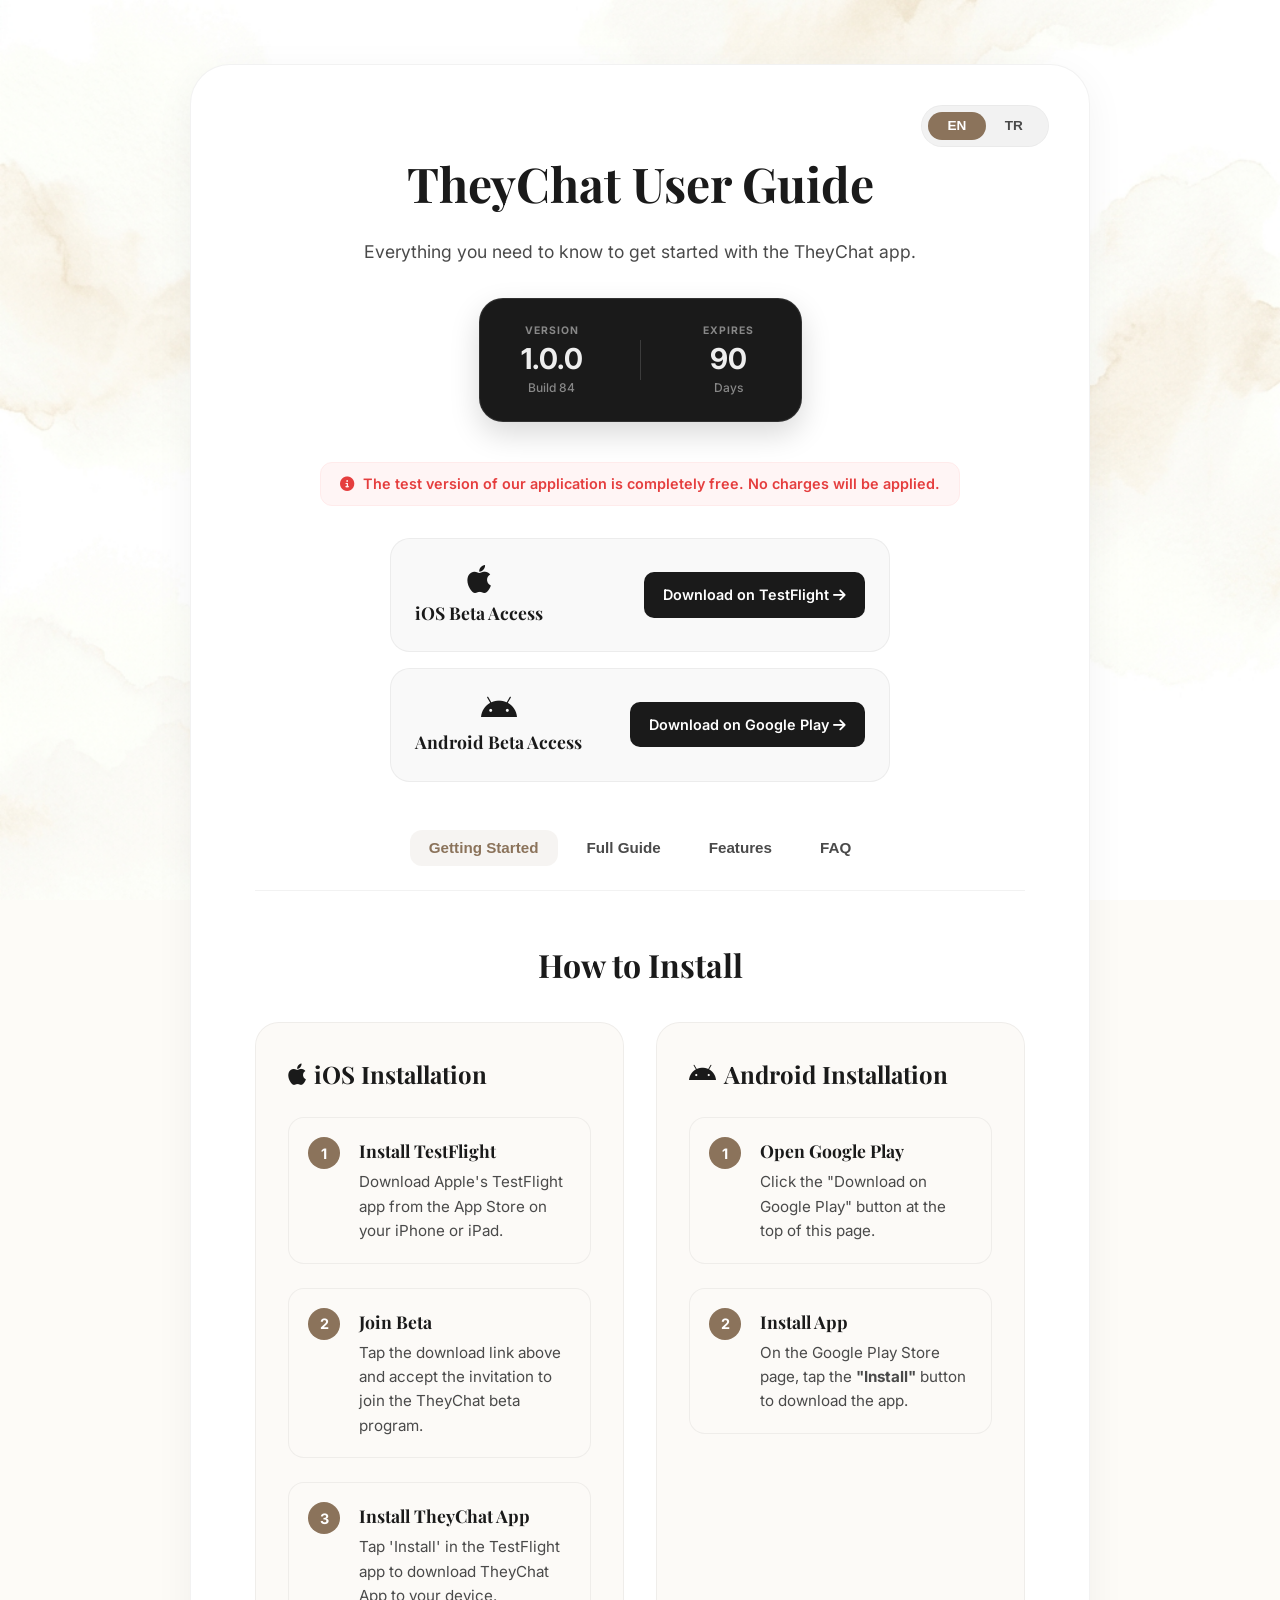
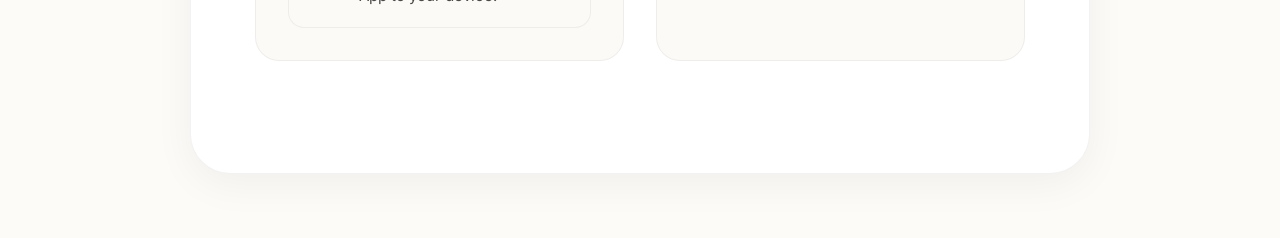
<file: index.html>
<!DOCTYPE html>
<html lang="en">
<head>
    <meta charset="UTF-8">
    <meta name="viewport" content="width=device-width, initial-scale=1.0, maximum-scale=1.0, user-scalable=no">
    <title>TheyChat App - User Guide</title>
    <link href="https://fonts.googleapis.com/css2?family=Inter:wght@300;400;600;700&family=Playfair+Display:wght@700&display=swap" rel="stylesheet">
    <link rel="stylesheet" href="style.css">
    <link rel="stylesheet" href="https://cdnjs.cloudflare.com/ajax/libs/font-awesome/6.4.0/css/all.min.css">
</head>
<body>
    <div class="background-elements">
        <div class="blob blob-1"></div>
        <div class="blob blob-2"></div>
    </div>

    <main class="container">
        <div class="lang-selector">
            <button id="btn-en" class="active">EN</button>
            <button id="btn-tr">TR</button>
        </div>
        <header class="hero">
            <h1 id="title">TheyChat User Guide</h1>
            <p id="subtitle">Everything you need to know to get started with the TheyChat app.</p>
            
            <div class="version-info-card">
                <div class="version-stat">
                    <span class="stat-label" id="version-label">VERSION</span>
                    <span class="stat-value" id="version-number">1.0.0</span>
                    <span class="stat-sub" id="build-label">Build 80</span>
                </div>
                <div class="version-divider"></div>
                <div class="version-stat">
                    <span class="stat-label" id="expires-label">EXPIRES</span>
                    <span class="stat-value" id="days-left">90</span>
                    <span class="stat-sub" id="days-unit">Days</span>
                </div>
            </div>

            <div class="free-notice">
                <i class="fa-solid fa-circle-info"></i>
                <span id="free-notice-text">The test version of our application is completely free. No charges will be applied.</span>
            </div>

            <div class="download-card">
                <div class="app-info">
                    <i class="fa-brands fa-apple apple-icon"></i>
                    <div>
                        <h3 id="ios-beta">iOS Beta Access</h3>
                    </div>
                </div>
                <a href="https://testflight.apple.com/join/zxVEdSqY" target="_blank" class="download-btn">
                    <span id="download-text">Download on TestFlight</span>
                    <i class="fa-solid fa-arrow-right"></i>
                </a>
            </div>

            <div class="download-card" style="margin-top: 1rem;">
                <div class="app-info">
                    <i class="fa-brands fa-android android-icon"></i>
                    <div>
                        <h3 id="android-beta">Android Beta Access</h3>
                    </div>
                </div>
                <a href="https://play.google.com/store/apps/details?id=com.taofl.theychatmobile" target="_blank" class="download-btn">
                    <span id="android-download-text">Download on Google Play</span>
                    <i class="fa-solid fa-arrow-right"></i>
                </a>
            </div>
        </header>

        <section class="content-section">
            <div class="tabs">
                <button class="tab-btn active" data-target="getting-started" id="tab-1">Getting Started</button>
                <button class="tab-btn" data-target="full-guide" id="tab-full-guide">Full Guide</button>
                <button class="tab-btn" data-target="features" id="tab-2">Features</button>
                <button class="tab-btn" data-target="faq" id="tab-3">FAQ</button>
            </div>

            <div class="tab-content active" id="getting-started">
                <h2 id="gs-title">How to Install</h2>
                <div class="install-methods-grid">
                    <div class="install-method-card">
                        <h3 id="gs-ios-title"><i class="fa-brands fa-apple"></i> iOS Installation</h3>
                        <ol class="steps">
                            <li>
                                <div class="step-icon">1</div>
                                <div class="step-text">
                                    <h4 id="step1-title">Install TestFlight</h4>
                                    <p id="step1-desc">Download Apple's TestFlight app from the App Store on your iPhone or iPad.</p>
                                </div>
                            </li>
                            <li>
                                <div class="step-icon">2</div>
                                <div class="step-text">
                                    <h4 id="step2-title">Join Beta</h4>
                                    <p id="step2-desc">Tap the download link above and accept the invitation to join the TheyChat beta program.</p>
                                </div>
                            </li>
                            <li>
                                <div class="step-icon">3</div>
                                <div class="step-text">
                                    <h4 id="step3-title">Install TheyChat App</h4>
                                    <p id="step3-desc">Tap 'Install' in the TestFlight app to download TheyChat App to your device.</p>
                                </div>
                            </li>
                        </ol>
                    </div>
                    
                    <div class="install-method-card">
                        <h3 id="gs-android-title"><i class="fa-brands fa-android"></i> Android Installation</h3>
                        <ol class="steps">
                            <li>
                                <div class="step-icon">1</div>
                                <div class="step-text">
                                    <h4 id="android-step1-title">Open Google Play</h4>
                                    <p id="android-step1-desc">Click the "Download on Google Play" button at the top of this page.</p>
                                </div>
                            </li>
                            <li>
                                <div class="step-icon">2</div>
                                <div class="step-text">
                                    <h4 id="android-step2-title">Install App</h4>
                                    <p id="android-step2-desc">On the Google Play Store page, tap the <strong>"Install"</strong> button to download the app.</p>
                                </div>
                            </li>
                        </ol>
                    </div>
                </div>
            </div>

            <!-- Full Guide Tab Content -->
            <div class="tab-content" id="full-guide">
                <div class="guide-container" id="guide-en-content">
                    <h2>TheyChat App: User Guide</h2>
                    <p><em>Welcome to the world of TheyChat! To use our application most efficiently on your iOS device, you can follow the steps below.</em></p>
                    <div class="guide-images"><img src="images/1.png" alt="Intro"></div>

                    <h3>1. Installation and Registration Process</h3>
                    <h4><i class="fa-brands fa-apple"></i> iOS - How to Install</h4>
                    <div class="guide-images">
                        <img src="images/2.png" alt="iOS Installation 1">
                        <img src="images/3.png" alt="iOS Installation 2">
                    </div>
                    <ul>
                        <li><strong>Step 1 (TestFlight):</strong> Our application is currently in the testing phase. First, download and install the <strong>TestFlight</strong> app from the App Store on your iOS device.</li>
                        <li><strong>Step 2 (Join Beta):</strong> Tap the "Download on TestFlight" button at the top of this page and accept the invitation to join the beta program.</li>
                    </ul>

                    <h4><i class="fa-brands fa-android"></i> Android - How to Install</h4>
                    <div class="guide-images">
                        <img src="images/19.png" alt="Android Installation Screenshot">
                    </div>
                    <ul>
                        <li><strong>Step 1 (Open Google Play):</strong> Click the "Download on Google Play" button at the top of this page.</li>
                        <li><strong>Step 2 (Installation):</strong> On the Google Play Store page, click the <strong>"Install"</strong> button to download and install the application on your device.</li>
                    </ul>

                    <h4><i class="fa-solid fa-user-plus"></i> Login & Registration</h4>
                    <ul>
                        <li>When you open the app, you will see three different secure registration options:
                            <ul>
                                <li>Register with an Email address.</li>
                                <li>Quick login with a Google account.</li>
                                <li>One-click login with Apple ID.</li>
                            </ul>
                        </li>
                    </ul>

                    <h3>2. Navigation and Sections</h3>
                    <div class="guide-images"><img src="images/4.png" alt="Navigation"></div>
                    <p>You can navigate through the app using the Navigation Bar (Navbar) located at the bottom of the screen.</p>
                    
                    <h4>I. Home Page</h4>
                    <div class="guide-images"><img src="images/5.png" alt="Home Page"></div>
                    <ul>
                        <li><strong>Dynamic List:</strong> The home page lists 5 randomly selected Sahabe.</li>
                        <li><strong>Refresh:</strong> Every time you return to the home page from another section, the list refreshes with different names.</li>
                        <li><strong>Interaction:</strong> You can click on a Sahabe's image to learn about them and start a conversation.</li>
                    </ul>

                    <h4>II. Explore and Search (All Sahabe)</h4>
                    <div class="guide-images"><img src="images/6.png" alt="Explore"></div>
                    <ul>
                        <li><strong>Full List:</strong> You can view all Sahabe registered in the system here.</li>
                        <li><strong>Search:</strong> Use the search bar at the top to find a specific Sahabe by name.</li>
                        <li><strong>Details and Chat:</strong> Clicking on a Sahabe card shows general information, and the "Start Chat" button directs you to the chat screen.</li>
                    </ul>

                    <h4>III. Sponsorship Page</h4>
                    <div class="guide-images">
                        <img src="images/7.png" alt="Sponsorship 1">
                        <img src="images/8.png" alt="Sponsorship 2">
                    </div>
                    <ul>
                        <li><strong>Supporting:</strong> You can select a Sahabe you wish to sponsor.</li>
                        <li><strong>Options:</strong> Sahabe cards feature "Sponsor" and "More" buttons.</li>
                        <li><strong>Process:</strong> You can sponsor directly or use the button at the bottom of the page after reviewing the details.</li>
                    </ul>

                    <h4>IV. Subscription and Credit Transactions</h4>
                    <div class="guide-images">
                        <img src="images/9.png" alt="Subscription 1">
                        <img src="images/10.png" alt="Subscription 2">
                    </div>
                    <ul>
                        <li><strong>Plans:</strong> You can find all subscription plans and details within the cards on this page.</li>
                        <li><strong>Credit System:</strong> Through subscriptions, you earn the credits required to chat with Sahabe (credits decrease during live chats).</li>
                        <li><strong>Buying Credits:</strong> If you wish to increase your credits, you can purchase additional credits via the payment options at the bottom of the page.</li>
                    </ul>

                    <h3>3. Chat Features and Usage</h3>
                    <div class="guide-images"><img src="images/11.png" alt="Chat Features"></div>
                    
                    <h4>Written Chat (Chat Screen)</h4>
                    <div class="guide-images">
                        <img src="images/12.png" alt="Written Chat 1">
                        <img src="images/13.png" alt="Written Chat 2">
                    </div>
                    <ul>
                        <li><strong>Q&A:</strong> You can type your questions in the input bar at the bottom.</li>
                        <li><strong>View:</strong> You can enlarge the area by swiping the chat window upwards.</li>
                        <li><strong>Voice Input:</strong> Use the microphone icon to ask your questions verbally.</li>
                        <li><strong>Language Settings:</strong> Change the chat language using the language option at the bottom of the screen.</li>
                        <li><strong>History:</strong> Use the button in the top right to view your chat history specific to that Sahabe.</li>
                    </ul>

                    <h4>Live Chat</h4>
                    <div class="guide-images"><img src="images/14.png" alt="Live Chat"></div>
                    <ul>
                        <li><strong>Access:</strong> Switch by clicking the "Live" button at the bottom right of the screen.</li>
                        <li><strong>Voice Communication:</strong> Ask your questions directly by speaking.</li>
                        <li><strong>Control Bar:</strong> Use the bar on the right to mute the microphone, pause the chat, or end the session.</li>
                    </ul>

                    <h3>4. Profile and General Menu (Hamburger Menu)</h3>
                    <div class="guide-images">
                        <img src="images/15.png" alt="Profile 1">
                        <img src="images/16.png" alt="Profile 2">
                    </div>
                    <ul>
                        <li><strong>Settings:</strong> Track your profile information, active subscription plan, and remaining credit amount.</li>
                        <li><strong>Content and Support:</strong> Access full chat history, FAQ, Contact Us, About Us, Privacy Policy, Terms of Service, and Warnings.</li>
                    </ul>

                    <h3>5. Feedback & Support</h3>
                    <div class="guide-images">
                        <img src="images/17.png" alt="Feedback 1">
                        <img src="images/18.png" alt="Feedback 2">
                    </div>
                    <p>Your feedback is highly valuable to us. To share your experience:</p>
                    <ul>
                        <li>You can send us your feedback by clicking the <strong>"Feedback"</strong> button located in the bottom right corner of the screen.</li>
                        <li>If you wish, you may attach <strong>screenshots</strong> to your feedback to provide more detailed information.</li>
                        <li>We specifically welcome your comments on:
                            <ul>
                                <li>Ease of registration and login.</li>
                                <li>Quality of content in conversations with Sahaba.</li>
                                <li>Navigation speed and transitions between pages.</li>
                                <li>Performance of the Live chat feature.</li>
                                <li>General design and user-friendliness.</li>
                            </ul>
                        </li>
                    </ul>
                </div>

                <div class="guide-container" id="guide-tr-content" style="display: none;">
                    <h2>TheyChat Uygulaması: Kullanım Kılavuzu</h2>
                    <p><em>TheyChat dünyasına yolculuk yapmaya hoş geldiniz! Uygulamamızı iOS cihazınızda en verimli şekilde kullanabilmeniz için aşağıdaki adımları takip edebilirsiniz.</em></p>
                    <div class="guide-images"><img src="images/1.png" alt="Giriş"></div>

                    <h3>1. Kurulum ve Kayıt Süreci</h3>
                    <h4><i class="fa-brands fa-apple"></i> iOS - Nasıl Kurulur?</h4>
                    <div class="guide-images">
                        <img src="images/2.png" alt="iOS Kurulum 1">
                        <img src="images/3.png" alt="iOS Kurulum 2">
                    </div>
                    <ul>
                        <li><strong>1. Adım (TestFlight):</strong> Uygulamamız şu an test aşamasındadır. Öncelikle iOS cihazınıza App Store üzerinden <strong>TestFlight</strong> uygulamasını indirip kurmanız gerekmektedir.</li>
                        <li><strong>2. Adım (Beta'ya Katılım):</strong> Bu sayfanın üst kısmında bulunan "TestFlight'ta İndir" butonuna tıklayarak beta programına katılım davetini kabul edin.</li>
                    </ul>

                    <h4><i class="fa-brands fa-android"></i> Android - Nasıl Kurulur?</h4>
                    <div class="guide-images">
                        <img src="images/19.png" alt="Android Kurulum Ekran Görüntüsü">
                    </div>
                    <ul>
                        <li><strong>1. Adım (Google Play'i Açın):</strong> Sayfanın üst kısmında yer alan "Google Play'den İndir" butonuna tıklayın.</li>
                        <li><strong>2. Adım (Kurulum):</strong> Açılan Google Play Store sayfasında <strong>"Yükle"</strong> butonuna basarak uygulamayı cihazınıza kurabilirsiniz.</li>
                    </ul>

                    <h4><i class="fa-solid fa-user-plus"></i> Kayıt ve Giriş</h4>
                    <ul>
                        <li>Uygulamayı açtığınızda karşınıza üç farklı güvenli kayıt seçeneği çıkacaktır:
                            <ul>
                                <li>E-posta adresi ile kayıt.</li>
                                <li>Google hesabı ile hızlı giriş.</li>
                                <li>Apple ID ile tek tıkla giriş.</li>
                            </ul>
                        </li>
                    </ul>

                    <h3>2. Navigasyon ve Bölümler</h3>
                    <div class="guide-images"><img src="images/4.png" alt="Navigasyon"></div>
                    <p>Uygulama içerisinde geçişlerinizi, ekranın alt kısmında yer alan <strong>Navigasyon Çubuğu (Navbar)</strong> üzerinden gerçekleştirebilirsiniz.</p>
                    
                    <h4>I. Ana Sayfa (Home Page)</h4>
                    <div class="guide-images"><img src="images/5.png" alt="Ana Sayfa"></div>
                    <ul>
                        <li><strong>Dinamik Liste:</strong> Ana sayfada <strong>rastgele seçilen 5 Sahabe</strong> listelenir. Başka bir sayfadan ana sayfaya her döndüğünüzde liste yenilenerek karşınıza farklı isimler çıkar.</li>
                        <li><strong>Etkileşim:</strong> Sahabe görseline tıklayarak o sahabe hakkında bilgi sahibi olabilir ve sohbete başlayabilirsiniz.</li>
                    </ul>

                    <h4>II. Keşfet ve Arama (Tüm Sahabeler)</h4>
                    <div class="guide-images"><img src="images/6.png" alt="Keşfet"></div>
                    <ul>
                        <li><strong>Tüm Liste:</strong> Sistemde kayıtlı tüm sahabeleri burada görebilirsiniz.</li>
                        <li><strong>Arama:</strong> Üst kısımdaki arama barını kullanarak dilediğiniz sahabenin ismini aratabilirsiniz.</li>
                        <li><strong>Detay ve Sohbet:</strong> Sahabe kartına tıkladığınızda genel bilgilerine ulaşabilir, <strong>"Sohbete Başla"</strong> butonu ile chat ekranına yönlendirilirsiniz.</li>
                    </ul>

                    <h4>III. Sponsorluk Sayfası</h4>
                    <div class="guide-images">
                        <img src="images/7.png" alt="Sponsorluk 1">
                        <img src="images/8.png" alt="Sponsorluk 2">
                    </div>
                    <ul>
                        <li><strong>Destek Olma:</strong> Sponsor olmak istediğiniz sahabeyi seçebilirsiniz.</li>
                        <li><strong>Seçenekler:</strong> Sahabe kartları üzerinde "Sponsor Ol" ve "Daha Fazla" butonları yer alır.</li>
                        <li><strong>Süreç:</strong> Doğrudan sponsor olabilir veya detayları inceledikten sonra sayfa sonundaki butonu kullanabilirsiniz.</li>
                    </ul>

                    <h4>IV. Abonelik ve Kredi İşlemleri</h4>
                    <div class="guide-images">
                        <img src="images/9.png" alt="Abonelik 1">
                        <img src="images/10.png" alt="Abonelik 2">
                    </div>
                    <ul>
                        <li><strong>Planlar:</strong> Tüm abonelik planlarını ve detaylarını bu sayfadaki kartlar içerisinde bulabilirsiniz.</li>
                        <li><strong>Kredi Sistemi:</strong> Abonelik sayesinde sahabe ile sohbet etmek için gerekli kredileri kazanmış olursunuz (Canlı sohbetlerde krediniz azalacaktır).</li>
                        <li><strong>Kredi Satın Alma:</strong> Kredinizi artırmak isterseniz, sayfanın altındaki ödeme seçenekleri üzerinden ek kredi satın alabilirsiniz.</li>
                    </ul>

                    <h3>3. Sohbet Özellikleri ve Kullanım</h3>
                    <div class="guide-images"><img src="images/11.png" alt="Sohbet Özellikleri"></div>
                    
                    <h4>Yazılı Sohbet (Chat Screen)</h4>
                    <div class="guide-images">
                        <img src="images/12.png" alt="Yazılı Sohbet 1">
                        <img src="images/13.png" alt="Yazılı Sohbet 2">
                    </div>
                    <ul>
                        <li><strong>Soru-Cevap:</strong> Alt kısımdaki giriş barından sorularınızı yazabilirsiniz.</li>
                        <li><strong>Görünüm:</strong> Sohbet penceresini yukarı kaydırarak alanı büyütebilirsiniz.</li>
                        <li><strong>Sesli Giriş:</strong> Mikrofon ikonunu kullanarak sorularınızı konuşarak iletebilirsiniz.</li>
                        <li><strong>Dil Ayarı:</strong> Sohbet dilini ekranın altındaki dil seçeneğiyle değiştirebilirsiniz.</li>
                        <li><strong>Geçmiş:</strong> Sağ üstteki buton ile o sahabeye özel sohbet geçmişinizi görebilirsiniz.</li>
                    </ul>

                    <h4>Canlı Sohbet (Live Chat)</h4>
                    <div class="guide-images"><img src="images/14.png" alt="Canlı Sohbet"></div>
                    <ul>
                        <li><strong>Geçiş:</strong> Ekranın sağ altındaki <strong>"Live"</strong> butonuna tıklayarak geçiş yapabilirsiniz.</li>
                        <li><strong>Sesli İletişim:</strong> Sorularınızı doğrudan konuşarak sorabilirsiniz.</li>
                        <li><strong>Kontrol Barı:</strong> Sağ taraftaki bar üzerinden mikrofonu kapatabilir, sohbeti duraklatabilir veya sonlandırabilirsiniz.</li>
                    </ul>

                    <h3>4. Profil ve Genel Menü (Hamburger Menü)</h3>
                    <div class="guide-images">
                        <img src="images/15.png" alt="Profil 1">
                        <img src="images/16.png" alt="Profil 2">
                    </div>
                    <p>Her sayfanın sağ üst köşesinde bulunan <strong>Hamburger Menü (≡)</strong> simgesi üzerinden şu bölümlere ulaşabilirsiniz:</p>
                    <ul>
                        <li><strong>Ayarlar:</strong> Profil bilgileriniz, aktif abonelik planınız ve kalan kredi miktarınızı buradan takip edebilirsiniz.</li>
                        <li><strong>İçerik ve Destek:</strong> Tüm sohbet geçmişi, SSS, Bize Ulaşın, Hakkımızda, Gizlilik Politikası, Hizmet Şartları ve Uyarılar.</li>
                    </ul>

                    <h3>5. Geri Bildirim ve Destek</h3>
                    <div class="guide-images">
                        <img src="images/17.png" alt="Geri Bildirim 1">
                        <img src="images/18.png" alt="Geri Bildirim 2">
                    </div>
                    <p>Uygulama hakkındaki görüşleriniz bizim için çok değerlidir. Deneyimlerinizi paylaşmak için:</p>
                    <ul>
                        <li>Ekranın sağ alt köşesinde bulunan <strong>"Feedback"</strong> butonuna tıklayarak geri bildirimlerinizi bize iletebilirsiniz.</li>
                        <li>Geri bildiriminize dilerseniz <strong>ekran görüntüsü</strong> ekleyerek yaşadığınız durumları daha detaylı bir şekilde raporlayabilirsiniz.</li>
                        <li>Uygulama gelişimi için özellikle şu 5 konu başlığındaki yorumlarınızı bekliyoruz:
                            <ul>
                                <li>Kayıt ve giriş kolaylığı.</li>
                                <li>Sahabelerle yapılan sohbetlerin içerik kalitesi.</li>
                                <li>Sayfalar arası geçiş ve navigasyon hızı.</li>
                                <li>Canlı sohbet (Live) özelliğinin performansı.</li>
                                <li>Genel tasarım ve kullanım kolaylığı.</li>
                            </ul>
                        </li>
                    </ul>
                </div>
            </div>

            <div class="tab-content" id="features">
                <h2 id="feat-title">Key Features</h2>
                <div class="feature-grid">
                    <div class="feature-card">
                        <i class="fa-solid fa-comments"></i>
                        <h4 id="feat1-title">Real-time Chat</h4>
                        <p id="feat1-desc">Communicate instantly with a modern and intuitive chat interface.</p>
                    </div>
                    <div class="feature-card">
                        <i class="fa-solid fa-keyboard"></i>
                        <h4 id="feat2-title">Text Chat</h4>
                        <p id="feat2-desc">Enjoy seamless text-based conversations anytime, anywhere.</p>
                    </div>
                    <div class="feature-card">
                        <i class="fa-solid fa-shield-halved"></i>
                        <h4 id="feat3-title">Private & Secure</h4>
                        <p id="feat3-desc">Your data and conversations are protected with advanced encryption.</p>
                    </div>
                    <div class="feature-card">
                        <i class="fa-solid fa-book-open"></i>
                        <h4 id="feat4-title">Educational Content</h4>
                        <p id="feat4-desc">Access informative and educational content designed to help you grow.</p>
                    </div>
                </div>
            </div>

            <div class="tab-content" id="faq">
                <h2 id="faq-title">Frequently Asked Questions</h2>
                <div class="accordion">
                    <div class="accordion-item">
                        <button class="accordion-header">
                            <span id="faq1-q">Do I need an account to use the app?</span>
                            <i class="fa-solid fa-chevron-down"></i>
                        </button>
                        <div class="accordion-body">
                            <p id="faq1-a">Yes, you can sign in easily using your Google or Apple account.</p>
                        </div>
                    </div>
                    <div class="accordion-item">
                        <button class="accordion-header">
                            <span id="faq2-q">How do I report a bug?</span>
                            <i class="fa-solid fa-chevron-down"></i>
                        </button>
                        <div class="accordion-body">
                            <p id="faq2-a">You can report bugs directly through the TestFlight app by taking a screenshot and sharing your feedback.</p>
                        </div>
                    </div>
                </div>
            </div>
        </section>
    </main>



    <script src="script.js"></script>
</body>
</html>
</file>
<file: style.css>
:root {
    --bg-color: #FDFBF7;
    --text-main: #1A1A1A;
    --text-muted: #4A4A4A;
    --primary: #8B735B; /* Muted gold/brown from analysis */
    --primary-hover: #705D49;
    --card-bg: #FFFFFF;
    --header-bg: rgba(255, 255, 255, 0.8);
    --border: rgba(0, 0, 0, 0.05);
    --card-shadow: 0 10px 40px rgba(0, 0, 0, 0.05);
    --heading-font: 'Playfair Display', serif;
    --body-font: 'Inter', sans-serif;
}

* {
    margin: 0;
    padding: 0;
    box-sizing: border-box;
}

body {
    background-color: var(--bg-color);
    background-image: url("images/bg.png");
    background-size: cover;
    background-position: center;
    background-attachment: fixed;
    color: var(--text-main);
    font-family: var(--body-font);
    line-height: 1.6;
    min-height: 100vh;
    overflow-x: hidden;
}

.background-elements {
    display: none; /* Removing blobs for the new clean design */
}

/* Header / Navbar */
/* Main Container as the White Card */
.container {
    position: relative;
    max-width: 900px;
    margin: 4rem auto;
    padding: 5rem 4rem 4rem 4rem; /* More top padding for switcher */
    background: var(--card-bg);
    border-radius: 40px;
    box-shadow: var(--card-shadow);
    border: 1px solid var(--border);
    animation: cardEntrance 0.8s cubic-bezier(0.2, 0.8, 0.2, 1);
}

.lang-selector {
    position: absolute;
    top: 2.5rem;
    right: 2.5rem;
    display: flex;
    background: rgba(0, 0, 0, 0.05);
    border-radius: 24px;
    padding: 6px;
    z-index: 10;
    border: 1px solid rgba(0, 0, 0, 0.03);
}

.lang-selector button {
    background: transparent;
    border: none;
    color: var(--text-muted);
    padding: 0.4rem 1.2rem;
    border-radius: 16px;
    cursor: pointer;
    font-weight: 600;
    font-size: 0.85rem;
    transition: all 0.3s ease;
}

.lang-selector button.active {
    background: var(--primary);
    color: white;
}

/* Main Container as the White Card */
@keyframes cardEntrance {
    from { 
        opacity: 0; 
        transform: translateY(30px) scale(0.98); 
    }
    to { 
        opacity: 1; 
        transform: translateY(0) scale(1); 
    }
}

.hero {
    text-align: center;
    margin-bottom: 3rem;
}

.hero h1 {
    font-family: var(--heading-font);
    font-size: 3rem;
    font-weight: 700;
    color: var(--text-main);
    margin-bottom: 1rem;
}

.hero p {
    font-size: 1.1rem;
    color: var(--text-muted);
    max-width: 600px;
    margin: 0 auto 2rem auto;
}

.free-notice {
    background: #FFF5F5;
    border: 1px solid #FFEBEB;
    border-radius: 12px;
    padding: 0.6rem 1.2rem;
    margin-bottom: 2rem;
    display: inline-flex;
    align-items: center;
    gap: 0.6rem;
    color: #E53E3E;
    font-weight: 600;
    font-size: 0.9rem;
}

.download-card {
    background: #F9F9F9;
    border: 1px solid var(--border);
    border-radius: 20px;
    padding: 1.5rem;
    display: flex;
    align-items: center;
    justify-content: space-between;
    max-width: 500px;
    margin: 0 auto;
    transition: transform 0.2s ease;
}

.download-card:hover {
    transform: translateY(-2px);
}

.apple-icon, .android-icon {
    font-size: 2rem;
    color: var(--text-main);
}

.app-info h3 {
    font-family: var(--heading-font);
    font-size: 1.1rem;
}

.download-btn {
    background: var(--text-main);
    color: white;
    padding: 0.7rem 1.2rem;
    border-radius: 10px;
    font-size: 0.9rem;
    text-decoration: none;
    font-weight: 600;
    transition: opacity 0.2s;
}

.download-btn:hover {
    opacity: 0.9;
}

/* Content Sections */
.content-section {
    margin-top: 2rem;
}

.tabs {
    display: flex;
    justify-content: center;
    flex-wrap: wrap;
    gap: 0.6rem;
    margin-bottom: 3rem;
    border-bottom: 1px solid var(--border);
    padding-bottom: 1.5rem;
}

.tab-btn {
    background: transparent;
    border: none;
    color: var(--text-muted);
    font-size: 0.95rem;
    font-weight: 600;
    padding: 0.6rem 1.2rem;
    cursor: pointer;
    transition: all 0.3s cubic-bezier(0.4, 0, 0.2, 1);
    white-space: nowrap;
    border-radius: 12px;
}

.tab-btn:hover {
    color: var(--text-main);
    background: rgba(0, 0, 0, 0.02);
}

.tab-btn.active {
    color: var(--primary);
    background: rgba(139, 115, 91, 0.08);
}

.tab-content {
    display: none;
    animation: fadeIn 0.4s ease forwards;
}

.tab-content.active {
    display: block;
}

@keyframes fadeIn {
    from { opacity: 0; }
    to { opacity: 1; }
}

.tab-content h2 {
    font-family: var(--heading-font);
    font-size: 2rem;
    margin-bottom: 2rem;
    text-align: center;
}

.install-methods-grid {
    display: grid;
    grid-template-columns: 1fr 1fr;
    gap: 2rem;
    margin-top: 2rem;
    margin-bottom: 3rem;
}

.install-method-card {
    background: #FCFAF7;
    border: 1px solid var(--border);
    border-radius: 24px;
    padding: 2rem;
}

.install-method-card h3 {
    font-family: var(--heading-font);
    font-size: 1.5rem;
    margin-bottom: 1.5rem;
    display: flex;
    align-items: center;
    gap: 0.5rem;
    color: var(--text-main);
}

@media (max-width: 768px) {
    .install-methods-grid {
        grid-template-columns: 1fr;
        gap: 1.5rem;
    }
}

/* Steps */
.steps {
    list-style: none;
    display: flex;
    flex-direction: column;
    gap: 1.5rem;
}

.steps li {
    display: flex;
    gap: 1.2rem;
    padding: 1.2rem;
    background: #FCFAF7;
    border-radius: 16px;
    border: 1px solid var(--border);
}

.step-icon {
    width: 32px;
    height: 32px;
    background: var(--primary);
    color: white;
    border-radius: 50%;
    display: flex;
    align-items: center;
    justify-content: center;
    font-weight: 700;
    font-size: 0.9rem;
    flex-shrink: 0;
}

.step-text h4 {
    font-family: var(--heading-font);
    font-size: 1.1rem;
    margin-bottom: 0.3rem;
}

.step-text p {
    font-size: 0.95rem;
    color: var(--text-muted);
}

/* Guide Container */
.guide-container h2 {
    font-family: var(--heading-font);
    font-size: 2.2rem;
    text-align: left;
    margin-bottom: 1.5rem;
    color: var(--text-main);
}

.guide-container h3 {
    font-family: var(--heading-font);
    font-size: 1.6rem;
    margin-top: 4rem;
    margin-bottom: 1.5rem;
    color: var(--text-main);
}

.guide-container h4 {
    font-family: var(--heading-font);
    font-size: 1.25rem;
    margin-top: 2rem;
    margin-bottom: 1rem;
    color: var(--primary);
}

.guide-container p {
    margin-bottom: 1.5rem;
    font-size: 1.05rem;
    color: var(--text-muted);
}

.guide-container ul {
    list-style: none;
    padding-left: 0.5rem;
}

.guide-container li {
    margin-bottom: 1rem;
    position: relative;
    padding-left: 1.5rem;
}

.guide-container li::before {
    content: '•';
    color: var(--primary);
    position: absolute;
    left: 0;
    font-weight: bold;
}

.guide-images {
    display: flex;
    flex-direction: column;
    align-items: center;
    gap: 2rem;
    margin: 3rem 0;
    background: #FDFBF7;
    padding: 2.5rem;
    border-radius: 24px;
    border: 1px dashed var(--border);
}

.guide-images::-webkit-scrollbar {
    display: none; /* Chrome/Safari */
}

.guide-images img {
    width: 280px;
    height: auto;
    border-radius: 30px;
    border: 6px solid #1A1A1A; /* Mock phone frame */
    box-shadow: 0 15px 35px rgba(0, 0, 0, 0.1);
    transition: all 0.3s ease;
    background: white;
}




.guide-images img:hover {
    transform: translateY(-10px);
    box-shadow: 0 25px 50px rgba(0, 0, 0, 0.15);
}

/* Features */
.feature-grid {
    display: grid;
    grid-template-columns: 1fr 1fr;
    gap: 1.5rem;
}

.feature-card {
    padding: 2rem;
    background: #FCFAF7;
    border-radius: 20px;
    text-align: center;
    border: 1px solid var(--border);
}

.feature-card i {
    font-size: 2rem;
    color: var(--primary);
    margin-bottom: 1rem;
}

/* FAQ Accordion */
.accordion-header {
    width: 100%;
    padding: 1.5rem 0;
    background: transparent;
    border: none;
    border-bottom: 1px solid var(--border);
    display: flex;
    justify-content: space-between;
    align-items: center;
    font-family: var(--heading-font);
    font-size: 1.1rem;
    font-weight: 600;
    text-align: left;
    cursor: pointer;
}

.accordion-body {
    max-height: 0;
    overflow: hidden;
    transition: max-height 0.3s ease-out;
}

.accordion-body p {
    padding: 1rem 0;
    color: var(--text-muted);
}

.accordion-header i {
    transition: transform 0.3s ease;
}

.accordion-header.active i {
    transform: rotate(180deg);
}

/* Mobile Responsive */
@media (max-width: 768px) {
    .navbar {
        top: 1rem;
        padding: 0.8rem 1.2rem;
    }
    
    .container {
        margin-top: 0.5rem;
        padding: 1.5rem 1.2rem; /* Reduced padding */
        border-radius: 20px;
        width: 96%;
    }

    .lang-selector {
        position: relative;
        top: 0;
        right: 0;
        margin: 0 0 2rem auto; /* Aligns to right and adds bottom margin */
        width: fit-content;
        padding: 4px;
        background: rgba(0, 0, 0, 0.04);
        z-index: 10;
    }

    .lang-selector button {
        padding: 0.3rem 0.8rem;
        font-size: 0.75rem;
    }
    
    .hero {
        margin-top: 1rem;
        margin-bottom: 2rem;
    }

    .hero h1 {
        font-size: 1.8rem;
        line-height: 1.2;
    }
    
    .download-card {
        flex-direction: column;
        text-align: center;
        gap: 1rem;
    }
    
    .download-btn {
        width: 100%;
    }

    .tab-btn {
        padding: 0.7rem 0.4rem;
        font-size: 0.82rem;
        flex: 1 1 calc(50% - 0.6rem);
        text-align: center;
        white-space: normal; /* Allow breaking if needed on very small screens */
        display: flex;
        align-items: center;
        justify-content: center;
        line-height: 1.2;
    }

    .feature-grid {
        grid-template-columns: 1fr 1fr;
        gap: 0.8rem;
    }

    .feature-card {
        padding: 1.2rem 0.6rem;
    }

    .feature-card i {
        font-size: 1.5rem;
        margin-bottom: 0.5rem;
    }

    .feature-card h4 {
        font-size: 0.95rem;
    }

    .feature-card p {
        font-size: 0.75rem;
        line-height: 1.3;
    }

    .guide-images {
        gap: 1.5rem;
        padding: 1.5rem 1rem;
    }

    .guide-images img {
        width: 100%;
        max-width: 240px;
        border-width: 4px;
    }
}

/* Optimization for Iframe on Mobile */
@media (max-width: 480px) {
    .container {
        padding: 1.2rem 1rem;
        margin-top: 0.5rem;
    }
    .hero h1 {
        font-size: 1.6rem;
    }
    .hero {
        margin-top: 0.5rem;
    }
}

/* Version Information Card */
.version-info-card {
    background: #1A1A1A;
    color: white;
    border-radius: 24px;
    padding: 1.5rem 2rem;
    display: inline-flex;
    align-items: center;
    justify-content: center;
    gap: 3rem;
    margin-bottom: 2.5rem;
    box-shadow: 0 12px 30px rgba(0, 0, 0, 0.15);
    border: 1px solid rgba(255, 255, 255, 0.1);
}

.version-stat {
    display: flex;
    flex-direction: column;
    align-items: center;
    min-width: 80px;
}

.version-divider {
    width: 1px;
    height: 40px;
    background: rgba(255, 255, 255, 0.15);
}

.stat-label {
    font-size: 0.65rem;
    font-weight: 700;
    color: #888;
    text-transform: uppercase;
    letter-spacing: 1px;
    margin-bottom: 0.2rem;
}

.stat-value {
    font-size: 1.8rem;
    font-weight: 700;
    line-height: 1.1;
    color: #EEE;
}

.stat-sub {
    font-size: 0.75rem;
    color: #888;
    margin-top: 0.2rem;
    font-weight: 500;
}

@media (max-width: 600px) {
    .version-info-card {
        padding: 1.2rem;
        gap: 1.5rem;
        width: 100%;
        max-width: 320px;
    }
    
    .stat-value {
        font-size: 1.5rem;
    }
    
    .version-divider {
        height: 30px;
    }
}
</file>
